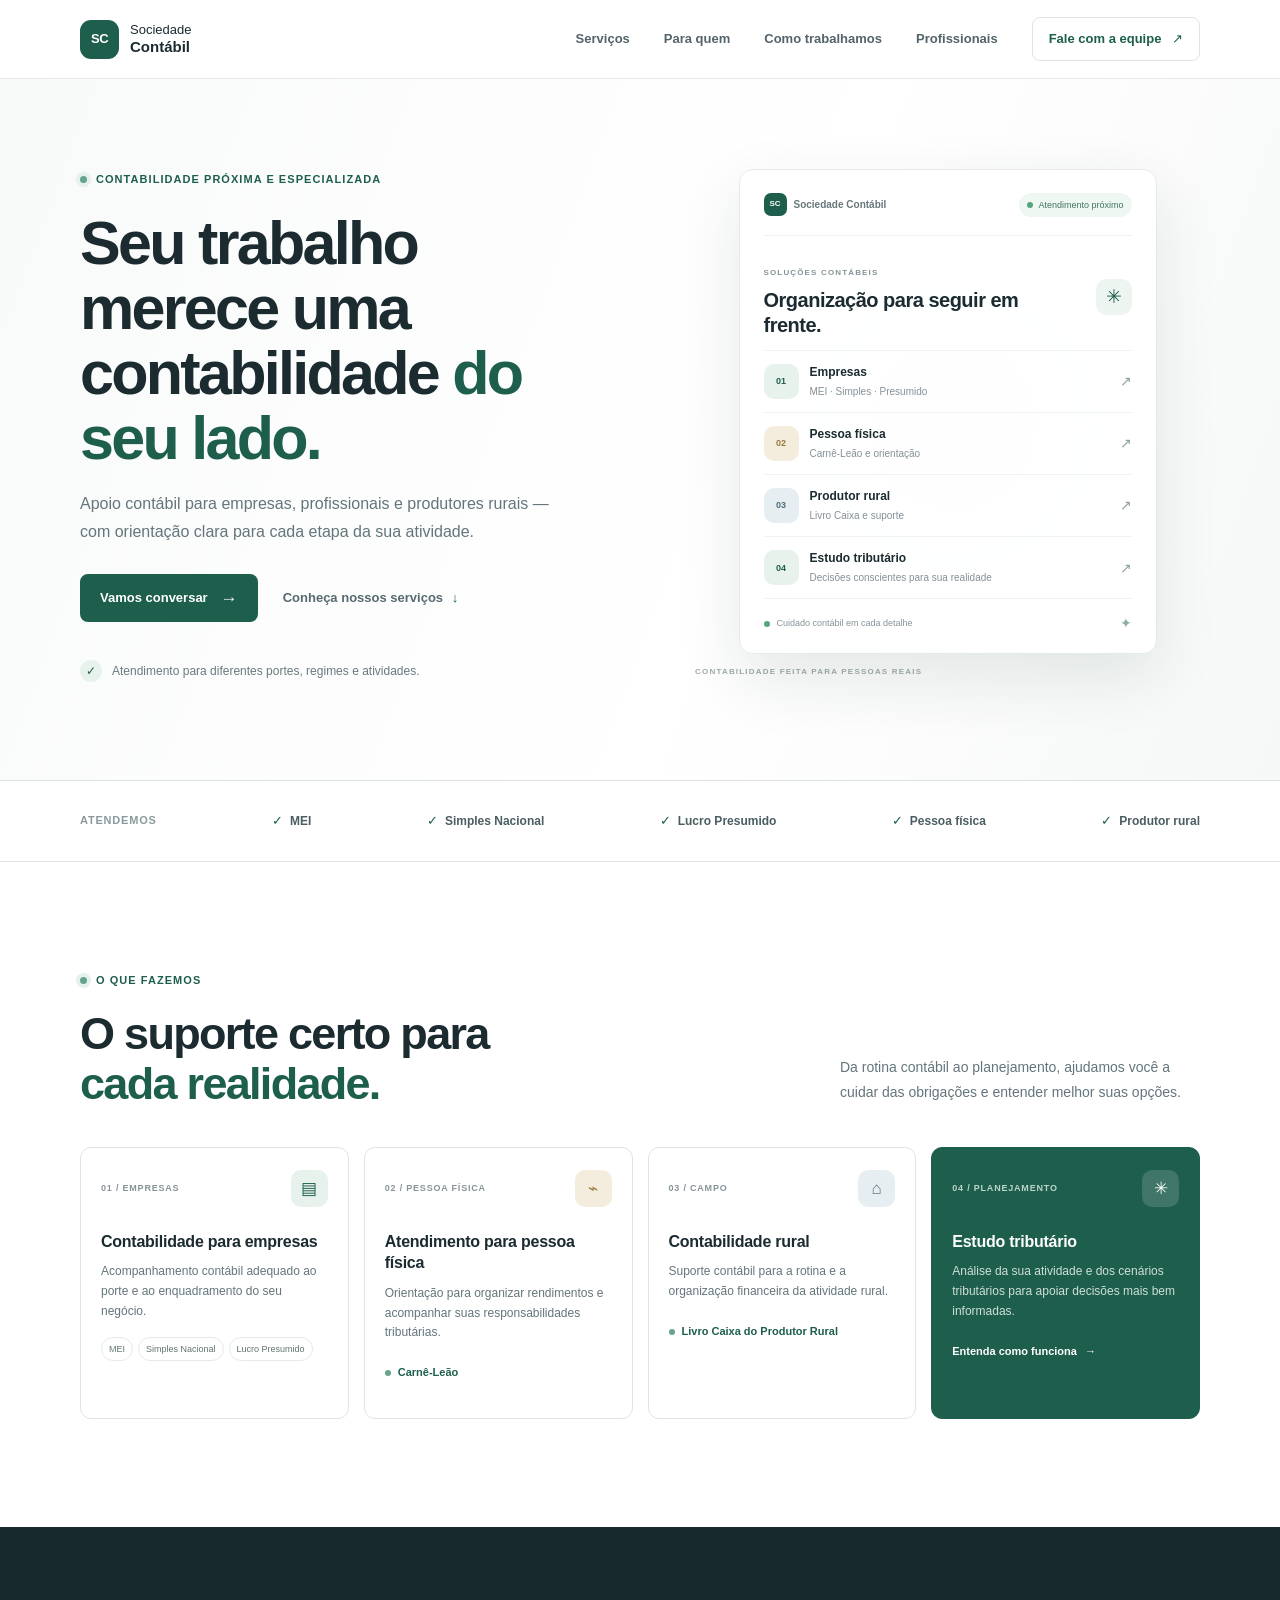
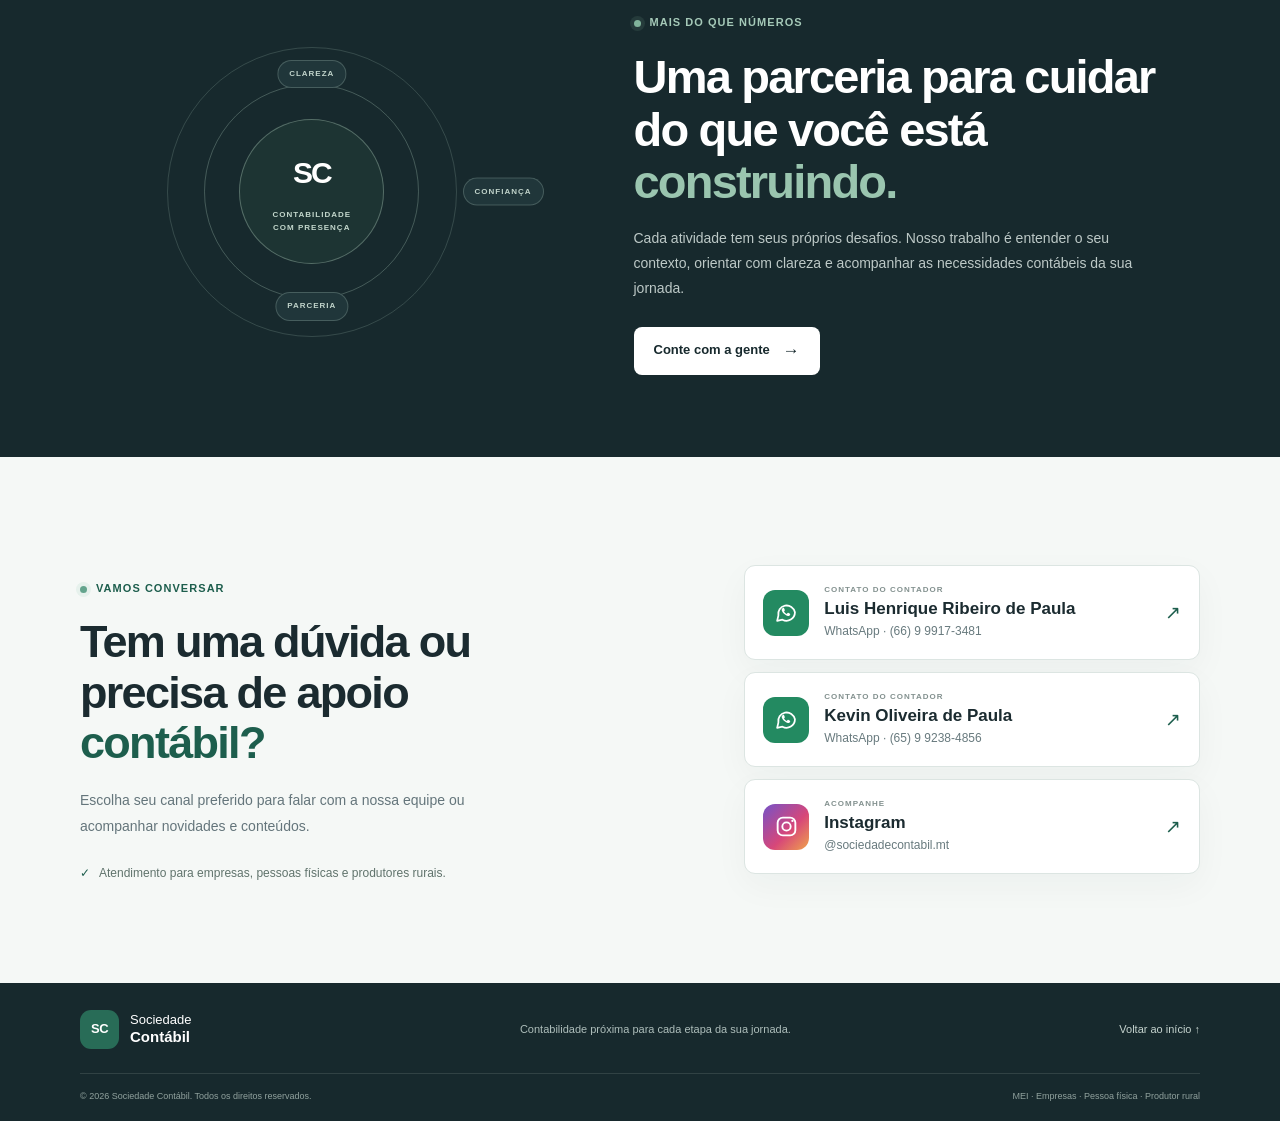
<file: index.html>
<!doctype html>
<html lang="pt-BR">
<head>
  <meta charset="utf-8">
  <meta name="viewport" content="width=device-width, initial-scale=1">
  <meta name="theme-color" content="#17292d">
  <meta name="description" content="Serviços contábeis para MEI, Simples Nacional, Lucro Presumido, pessoa física e produtor rural. Carnê-Leão, Livro Caixa e estudo tributário.">
  <title>Sociedade Contábil | Contabilidade para sua realidade</title>
  <link rel="stylesheet" href="styles.css">
  <script src="script.js" defer></script>
</head>
<body>
  <header class="site-header">
    <div class="container header-inner">
      <a class="brand" href="#inicio" aria-label="Sociedade Contábil — início">
        <span class="brand-mark" aria-hidden="true">SC</span>
        <span class="brand-name">Sociedade <strong>Contábil</strong></span>
      </a>
      <button class="menu-toggle" type="button" aria-label="Abrir menu" aria-expanded="false" aria-controls="main-nav">
        <span></span><span></span><span></span>
      </button>
      <nav class="main-nav" id="main-nav" aria-label="Navegação principal">
        <a href="#servicos">Serviços</a>
        <a href="#publico">Para quem</a>
        <a href="#sobre">Como trabalhamos</a>
        <a href="profissionais.html">Profissionais</a>
        <a class="nav-cta" href="#contato">Fale com a equipe <span aria-hidden="true">↗</span></a>
      </nav>
    </div>
  </header>

  <main>
    <section class="hero section" id="inicio">
      <div class="container hero-grid">
        <div class="hero-copy">
          <span class="eyebrow"><span class="eyebrow-dot"></span> Contabilidade próxima e especializada</span>
          <h1>Seu trabalho merece uma contabilidade <span>do seu lado.</span></h1>
          <p class="hero-text">Apoio contábil para empresas, profissionais e produtores rurais — com orientação clara para cada etapa da sua atividade.</p>
          <div class="hero-actions">
            <a class="button button-primary" href="#contato">Vamos conversar <span aria-hidden="true">→</span></a>
            <a class="text-link" href="#servicos">Conheça nossos serviços <span aria-hidden="true">↓</span></a>
          </div>
          <div class="hero-proof"><span class="proof-icon" aria-hidden="true">✓</span><p>Atendimento para diferentes portes, regimes e atividades.</p></div>
        </div>

        <div class="hero-visual" aria-label="Resumo dos serviços contábeis oferecidos">
          <div class="visual-glow"></div>
          <div class="accounting-card">
            <div class="card-topline"><span class="mini-brand"><span class="mini-mark">SC</span> Sociedade Contábil</span><span class="status-pill"><span></span> Atendimento próximo</span></div>
            <div class="card-heading"><div><span class="mini-label">SOLUÇÕES CONTÁBEIS</span><h2>Organização para seguir em frente.</h2></div><span class="heading-icon" aria-hidden="true">✳</span></div>
            <div class="service-preview">
              <div class="preview-icon preview-green" aria-hidden="true">01</div><div><strong>Empresas</strong><span>MEI · Simples · Presumido</span></div><span class="preview-arrow" aria-hidden="true">↗</span>
            </div>
            <div class="service-preview">
              <div class="preview-icon preview-sand" aria-hidden="true">02</div><div><strong>Pessoa física</strong><span>Carnê-Leão e orientação</span></div><span class="preview-arrow" aria-hidden="true">↗</span>
            </div>
            <div class="service-preview">
              <div class="preview-icon preview-blue" aria-hidden="true">03</div><div><strong>Produtor rural</strong><span>Livro Caixa e suporte</span></div><span class="preview-arrow" aria-hidden="true">↗</span>
            </div>
            <div class="service-preview">
              <div class="preview-icon preview-green" aria-hidden="true">04</div><div><strong>Estudo tributário</strong><span>Decisões conscientes para sua realidade</span></div><span class="preview-arrow" aria-hidden="true">↗</span>
            </div>
            <div class="card-footer"><span class="footer-dot"></span> Cuidado contábil em cada detalhe <span class="footer-spark" aria-hidden="true">✦</span></div>
          </div>
          <span class="visual-caption">CONTABILIDADE FEITA PARA PESSOAS REAIS</span>
        </div>
      </div>
    </section>

    <section class="audience-strip" id="publico" aria-label="Públicos atendidos">
      <div class="container audience-inner">
        <span class="audience-label">Atendemos</span>
        <span class="audience-item"><span class="audience-check">✓</span> MEI</span>
        <span class="audience-item"><span class="audience-check">✓</span> Simples Nacional</span>
        <span class="audience-item"><span class="audience-check">✓</span> Lucro Presumido</span>
        <span class="audience-item"><span class="audience-check">✓</span> Pessoa física</span>
        <span class="audience-item"><span class="audience-check">✓</span> Produtor rural</span>
      </div>
    </section>

    <section class="section services-section" id="servicos">
      <div class="container">
        <div class="section-heading">
          <div><span class="eyebrow"><span class="eyebrow-dot"></span> O que fazemos</span><h2>O suporte certo para<br><span>cada realidade.</span></h2></div>
          <p>Da rotina contábil ao planejamento, ajudamos você a cuidar das obrigações e entender melhor suas opções.</p>
        </div>
        <div class="services-grid">
          <article class="service-card">
            <div class="service-card-top"><span class="service-number">01 / EMPRESAS</span><span class="service-icon" aria-hidden="true">▤</span></div>
            <h3>Contabilidade para empresas</h3>
            <p>Acompanhamento contábil adequado ao porte e ao enquadramento do seu negócio.</p>
            <div class="tag-list"><span>MEI</span><span>Simples Nacional</span><span>Lucro Presumido</span></div>
          </article>
          <article class="service-card">
            <div class="service-card-top"><span class="service-number">02 / PESSOA FÍSICA</span><span class="service-icon icon-sand" aria-hidden="true">⌁</span></div>
            <h3>Atendimento para pessoa física</h3>
            <p>Orientação para organizar rendimentos e acompanhar suas responsabilidades tributárias.</p>
            <div class="service-highlight"><span class="highlight-dot"></span> Carnê-Leão</div>
          </article>
          <article class="service-card">
            <div class="service-card-top"><span class="service-number">03 / CAMPO</span><span class="service-icon icon-blue" aria-hidden="true">⌂</span></div>
            <h3>Contabilidade rural</h3>
            <p>Suporte contábil para a rotina e a organização financeira da atividade rural.</p>
            <div class="service-highlight"><span class="highlight-dot"></span> Livro Caixa do Produtor Rural</div>
          </article>
          <article class="service-card service-card-featured">
            <div class="service-card-top"><span class="service-number">04 / PLANEJAMENTO</span><span class="service-icon icon-light" aria-hidden="true">✳</span></div>
            <h3>Estudo tributário</h3>
            <p>Análise da sua atividade e dos cenários tributários para apoiar decisões mais bem informadas.</p>
            <a class="card-link" href="#contato">Entenda como funciona <span aria-hidden="true">→</span></a>
          </article>
        </div>
      </div>
    </section>

    <section class="about-section section" id="sobre">
      <div class="container about-grid">
        <div class="about-art" aria-hidden="true">
          <div class="art-orbit orbit-one"></div><div class="art-orbit orbit-two"></div>
          <div class="art-center"><span class="art-mark">SC</span><span>CONTABILIDADE<br>COM PRESENÇA</span></div>
          <span class="art-label label-one">CLAREZA</span><span class="art-label label-two">CONFIANÇA</span><span class="art-label label-three">PARCERIA</span>
        </div>
        <div class="about-copy">
          <span class="eyebrow eyebrow-light"><span class="eyebrow-dot"></span> Mais do que números</span>
          <h2>Uma parceria para cuidar do que você está <span>construindo.</span></h2>
          <p>Cada atividade tem seus próprios desafios. Nosso trabalho é entender o seu contexto, orientar com clareza e acompanhar as necessidades contábeis da sua jornada.</p>
          <a class="button button-light" href="#contato">Conte com a gente <span aria-hidden="true">→</span></a>
        </div>
      </div>
    </section>

    <section class="section contact-section" id="contato">
      <div class="container contact-grid">
        <div class="contact-copy">
          <span class="eyebrow"><span class="eyebrow-dot"></span> Vamos conversar</span>
          <h2>Tem uma dúvida ou precisa de apoio <span>contábil?</span></h2>
          <p>Escolha seu canal preferido para falar com a nossa equipe ou acompanhar novidades e conteúdos.</p>
          <div class="contact-assurance"><span aria-hidden="true">✓</span> Atendimento para empresas, pessoas físicas e produtores rurais.</div>
        </div>
        <div class="social-contact-list" aria-label="Canais de contato">
          <a class="social-contact-card whatsapp-card" href="https://wa.me/5566999173481" target="_blank" rel="noopener noreferrer">
            <span class="social-icon" aria-hidden="true">
              <svg viewBox="0 0 24 24" fill="none"><path d="M20.1 11.8a8.1 8.1 0 0 1-12 7.1L3 20l1.2-5a8.1 8.1 0 1 1 15.9-3.2Z" stroke="currentColor" stroke-width="1.7" stroke-linecap="round" stroke-linejoin="round"/><path d="M8.2 7.8c.2-.4.4-.4.7-.4h.4c.2 0 .3.1.4.4l.7 1.7c.1.2.1.4-.1.6l-.5.6c-.2.2-.2.4 0 .6.5.8 1.2 1.5 2 2 .2.1.4.1.6-.1l.7-.8c.2-.2.4-.2.6-.1l1.6.8c.2.1.3.2.3.4 0 .4-.2 1-.6 1.4-.4.4-1 .6-1.6.5-1.1-.2-2.5-.9-3.8-2.1-1.1-1-2-2.4-2.2-3.4-.2-.9.3-1.7.8-2.1Z" fill="currentColor"/></svg>
            </span>
            <span class="social-contact-text"><span class="social-label">CONTATO DO CONTADOR</span><strong>Luis Henrique Ribeiro de Paula</strong><span class="social-detail">WhatsApp · (66) 9 9917-3481</span></span>
            <span class="social-arrow" aria-hidden="true">↗</span>
          </a>
          <a class="social-contact-card whatsapp-card" href="https://wa.me/5565992384856" target="_blank" rel="noopener noreferrer">
            <span class="social-icon" aria-hidden="true">
              <svg viewBox="0 0 24 24" fill="none"><path d="M20.1 11.8a8.1 8.1 0 0 1-12 7.1L3 20l1.2-5a8.1 8.1 0 1 1 15.9-3.2Z" stroke="currentColor" stroke-width="1.7" stroke-linecap="round" stroke-linejoin="round"/><path d="M8.2 7.8c.2-.4.4-.4.7-.4h.4c.2 0 .3.1.4.4l.7 1.7c.1.2.1.4-.1.6l-.5.6c-.2.2-.2.4 0 .6.5.8 1.2 1.5 2 2 .2.1.4.1.6-.1l.7-.8c.2-.2.4-.2.6-.1l1.6.8c.2.1.3.2.3.4 0 .4-.2 1-.6 1.4-.4.4-1 .6-1.6.5-1.1-.2-2.5-.9-3.8-2.1-1.1-1-2-2.4-2.2-3.4-.2-.9.3-1.7.8-2.1Z" fill="currentColor"/></svg>
            </span>
            <span class="social-contact-text"><span class="social-label">CONTATO DO CONTADOR</span><strong>Kevin Oliveira de Paula</strong><span class="social-detail">WhatsApp · (65) 9 9238-4856</span></span>
            <span class="social-arrow" aria-hidden="true">↗</span>
          </a>
          <a class="social-contact-card instagram-card" href="https://www.instagram.com/sociedadecontabil.mt/" target="_blank" rel="noopener noreferrer">
            <span class="social-icon" aria-hidden="true">
              <svg viewBox="0 0 24 24" fill="none"><rect x="3.5" y="3.5" width="17" height="17" rx="5" stroke="currentColor" stroke-width="1.8"/><circle cx="12" cy="12" r="4" stroke="currentColor" stroke-width="1.8"/><circle cx="17.7" cy="6.6" r="1.1" fill="currentColor"/></svg>
            </span>
            <span class="social-contact-text"><span class="social-label">ACOMPANHE</span><strong>Instagram</strong><span class="social-detail">@sociedadecontabil.mt</span></span>
            <span class="social-arrow" aria-hidden="true">↗</span>
          </a>
        </div>
      </div>
    </section>
  </main>

  <footer class="site-footer">
    <div class="container footer-inner">
      <a class="brand footer-brand" href="#inicio"><span class="brand-mark" aria-hidden="true">SC</span><span class="brand-name">Sociedade <strong>Contábil</strong></span></a>
      <p>Contabilidade próxima para cada etapa da sua jornada.</p>
      <a class="back-top" href="#inicio">Voltar ao início ↑</a>
    </div>
    <div class="container footer-bottom"><span>© <span id="current-year"></span> Sociedade Contábil. Todos os direitos reservados.</span><span>MEI · Empresas · Pessoa física · Produtor rural</span></div>
  </footer>
</body>
</html>
</file>
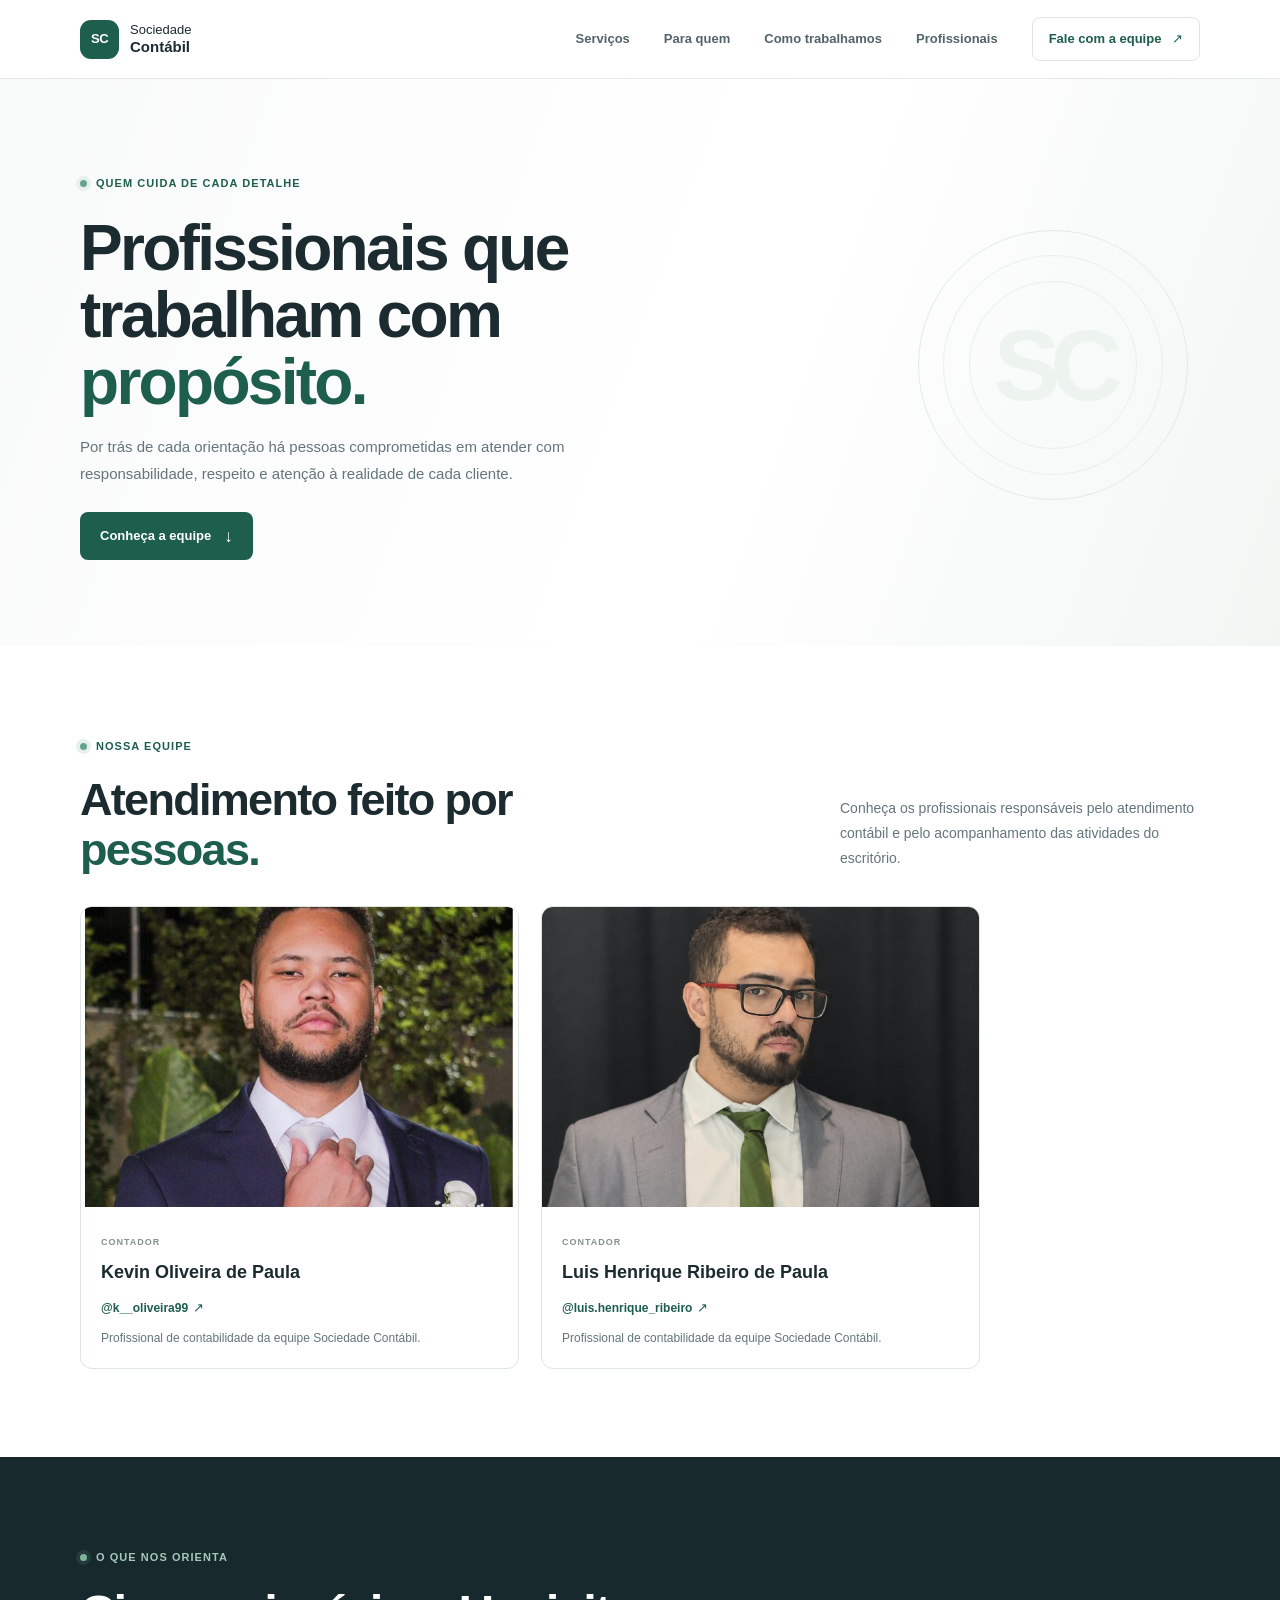
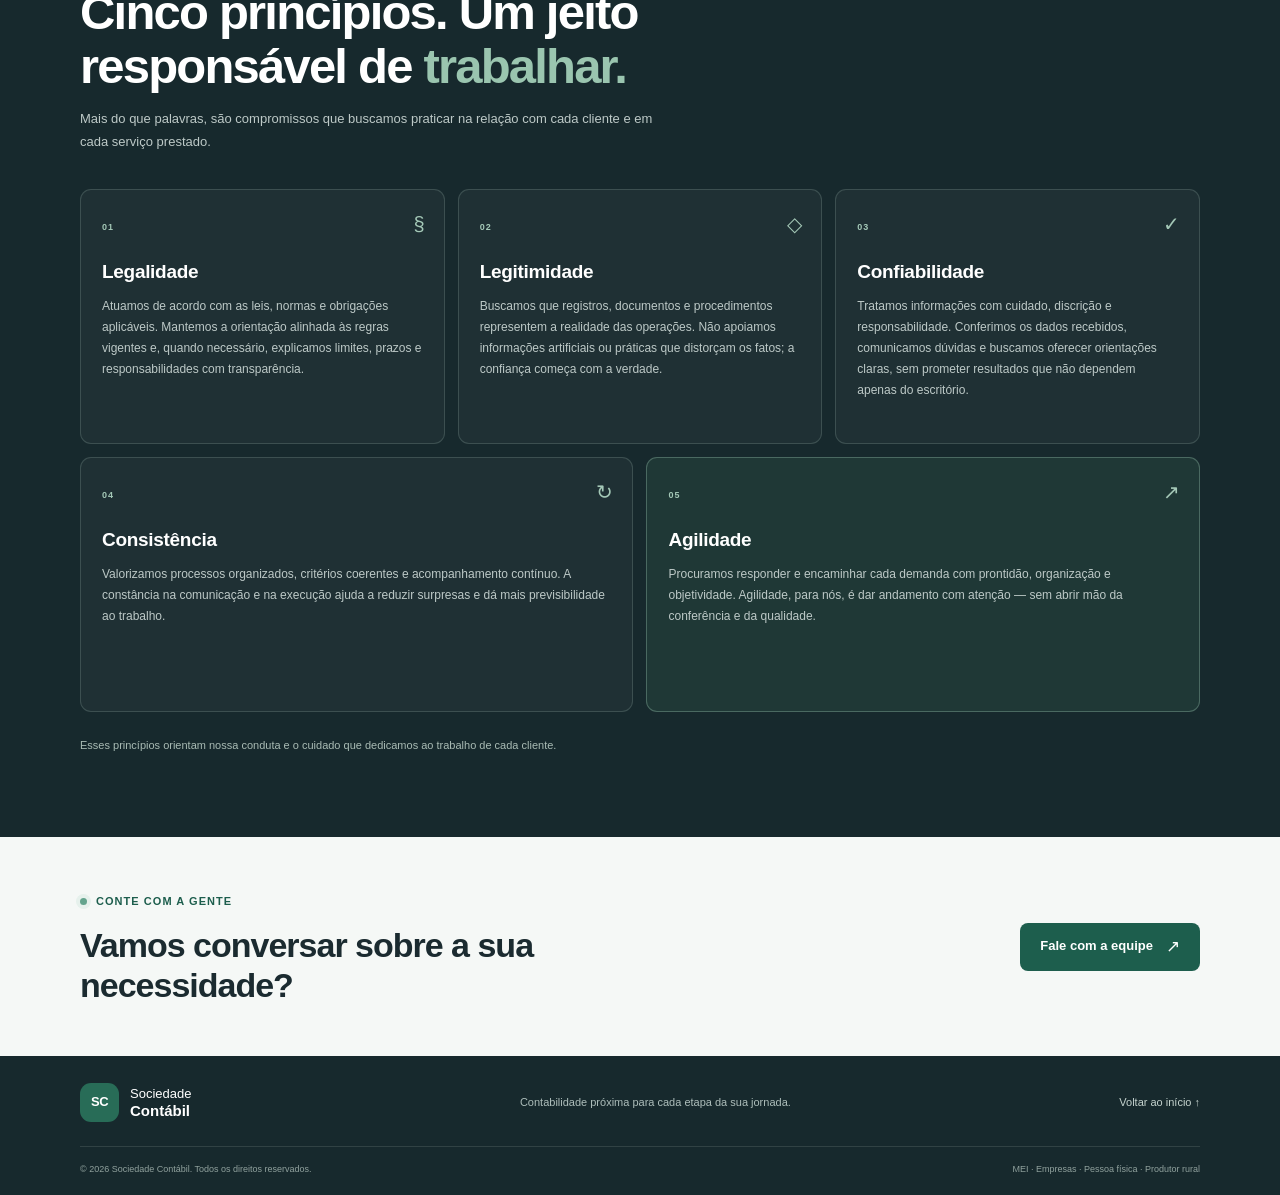
<file: profissionais.html>
<!doctype html>
<html lang="pt-BR">
<head>
  <meta charset="utf-8">
  <meta name="viewport" content="width=device-width, initial-scale=1">
  <meta name="theme-color" content="#17292d">
  <meta name="description" content="Conheça os profissionais e os princípios que orientam o trabalho da Sociedade Contábil.">
  <title>Profissionais | Sociedade Contábil</title>
  <link rel="stylesheet" href="styles.css">
  <script src="script.js" defer></script>
</head>
<body class="professionals-page" id="top">
  <header class="site-header">
    <div class="container header-inner">
      <a class="brand" href="index.html" aria-label="Sociedade Contábil — início">
        <span class="brand-mark" aria-hidden="true">SC</span>
        <span class="brand-name">Sociedade <strong>Contábil</strong></span>
      </a>
      <button class="menu-toggle" type="button" aria-label="Abrir menu" aria-expanded="false" aria-controls="main-nav">
        <span></span><span></span><span></span>
      </button>
      <nav class="main-nav" id="main-nav" aria-label="Navegação principal">
        <a href="index.html#servicos">Serviços</a>
        <a href="index.html#publico">Para quem</a>
        <a href="index.html#sobre">Como trabalhamos</a>
        <a href="profissionais.html" aria-current="page">Profissionais</a>
        <a class="nav-cta" href="index.html#contato">Fale com a equipe <span aria-hidden="true">↗</span></a>
      </nav>
    </div>
  </header>

  <main>
    <section class="professionals-hero">
      <div class="container professionals-hero-inner">
        <span class="eyebrow"><span class="eyebrow-dot"></span> Quem cuida de cada detalhe</span>
        <h1>Profissionais que trabalham com <span>propósito.</span></h1>
        <p>Por trás de cada orientação há pessoas comprometidas em atender com responsabilidade, respeito e atenção à realidade de cada cliente.</p>
        <a class="button button-primary" href="#equipe">Conheça a equipe <span aria-hidden="true">↓</span></a>
        <div class="professionals-hero-mark" aria-hidden="true"><span>SC</span></div>
      </div>
    </section>

    <section class="section team-section" id="equipe">
      <div class="container">
        <div class="section-heading team-heading">
          <div><span class="eyebrow"><span class="eyebrow-dot"></span> Nossa equipe</span><h2>Atendimento feito por <span>pessoas.</span></h2></div>
          <p>Conheça os profissionais responsáveis pelo atendimento contábil e pelo acompanhamento das atividades do escritório.</p>
        </div>
        <div class="team-grid" aria-label="Profissionais da Sociedade Contábil">
          <article class="team-card">
            <img class="team-photo" src="FOTO%20kEVIN.png" alt="Kevin Oliveira de Paula, contador">
            <div class="team-card-copy"><span class="team-role">CONTADOR</span><h3>Kevin Oliveira de Paula</h3><a class="team-social" href="https://www.instagram.com/k__oliveira99/" target="_blank" rel="noopener noreferrer">@k__oliveira99 <span aria-hidden="true">↗</span></a><p>Profissional de contabilidade da equipe Sociedade Contábil.</p></div>
          </article>
          <article class="team-card">
            <img class="team-photo" src="FOTOS%20LUIS%202.jpeg" alt="Luis Henrique Ribeiro de Paula, contador">
            <div class="team-card-copy"><span class="team-role">CONTADOR</span><h3>Luis Henrique Ribeiro de Paula</h3><a class="team-social" href="https://www.instagram.com/luis.henrique_ribeiro/" target="_blank" rel="noopener noreferrer">@luis.henrique_ribeiro <span aria-hidden="true">↗</span></a><p>Profissional de contabilidade da equipe Sociedade Contábil.</p></div>
          </article>
        </div>
      </div>
    </section>

    <section class="principles-section section" id="principios">
      <div class="container">
        <div class="principles-heading">
          <span class="eyebrow eyebrow-light"><span class="eyebrow-dot"></span> O que nos orienta</span>
          <h2>Cinco princípios. Um jeito responsável de <span>trabalhar.</span></h2>
          <p>Mais do que palavras, são compromissos que buscamos praticar na relação com cada cliente e em cada serviço prestado.</p>
        </div>
        <div class="principles-grid">
          <article class="principle-card">
            <span class="principle-number">01</span><span class="principle-symbol" aria-hidden="true">§</span>
            <h3>Legalidade</h3>
            <p>Atuamos de acordo com as leis, normas e obrigações aplicáveis. Mantemos a orientação alinhada às regras vigentes e, quando necessário, explicamos limites, prazos e responsabilidades com transparência.</p>
          </article>
          <article class="principle-card">
            <span class="principle-number">02</span><span class="principle-symbol" aria-hidden="true">◇</span>
            <h3>Legitimidade</h3>
            <p>Buscamos que registros, documentos e procedimentos representem a realidade das operações. Não apoiamos informações artificiais ou práticas que distorçam os fatos; a confiança começa com a verdade.</p>
          </article>
          <article class="principle-card">
            <span class="principle-number">03</span><span class="principle-symbol" aria-hidden="true">✓</span>
            <h3>Confiabilidade</h3>
            <p>Tratamos informações com cuidado, discrição e responsabilidade. Conferimos os dados recebidos, comunicamos dúvidas e buscamos oferecer orientações claras, sem prometer resultados que não dependem apenas do escritório.</p>
          </article>
          <article class="principle-card">
            <span class="principle-number">04</span><span class="principle-symbol" aria-hidden="true">↻</span>
            <h3>Consistência</h3>
            <p>Valorizamos processos organizados, critérios coerentes e acompanhamento contínuo. A constância na comunicação e na execução ajuda a reduzir surpresas e dá mais previsibilidade ao trabalho.</p>
          </article>
          <article class="principle-card principle-card-featured">
            <span class="principle-number">05</span><span class="principle-symbol" aria-hidden="true">↗</span>
            <h3>Agilidade</h3>
            <p>Procuramos responder e encaminhar cada demanda com prontidão, organização e objetividade. Agilidade, para nós, é dar andamento com atenção — sem abrir mão da conferência e da qualidade.</p>
          </article>
        </div>
        <p class="principles-close">Esses princípios orientam nossa conduta e o cuidado que dedicamos ao trabalho de cada cliente.</p>
      </div>
    </section>

    <section class="professionals-contact">
      <div class="container professionals-contact-inner">
        <div><span class="eyebrow"><span class="eyebrow-dot"></span> Conte com a gente</span><h2>Vamos conversar sobre a sua necessidade?</h2></div>
        <a class="button button-primary" href="index.html#contato">Fale com a equipe <span aria-hidden="true">↗</span></a>
      </div>
    </section>
  </main>

  <footer class="site-footer">
    <div class="container footer-inner">
      <a class="brand footer-brand" href="index.html"><span class="brand-mark" aria-hidden="true">SC</span><span class="brand-name">Sociedade <strong>Contábil</strong></span></a>
      <p>Contabilidade próxima para cada etapa da sua jornada.</p>
      <a class="back-top" href="#top">Voltar ao início ↑</a>
    </div>
    <div class="container footer-bottom"><span>© <span id="current-year"></span> Sociedade Contábil. Todos os direitos reservados.</span><span>MEI · Empresas · Pessoa física · Produtor rural</span></div>
  </footer>
</body>
</html>
</file>
<file: styles.css>
:root {
  color-scheme: light;
  --ink: #1b2b30;
  --muted: #64757b;
  --green: #1d5e4d;
  --green-dark: #174b3e;
  --mint: #e7f2ed;
  --paper: #f3f6f5;
  --line: #dce5e2;
  --white: #fff;
  --navy: #17292d;
  --sand: #f4eddd;
  --blue: #e7eef1;
  font-family: Inter, "Segoe UI", Arial, sans-serif;
  font-synthesis: none;
  text-rendering: optimizeLegibility;
  -webkit-font-smoothing: antialiased;
  -moz-osx-font-smoothing: grayscale;
  scroll-behavior: smooth;
}

* { box-sizing: border-box; }
body { margin: 0; color: var(--ink); background: var(--white); line-height: 1.6; }
a { color: inherit; text-decoration: none; }
button, input, select, textarea { font: inherit; }
button, a, input, select, textarea { -webkit-tap-highlight-color: transparent; }
.container { width: min(1120px, calc(100% - 48px)); margin-inline: auto; }
.section { padding: 100px 0; }

.site-header { position: sticky; z-index: 20; top: 0; background: rgba(255,255,255,.96); border-bottom: 1px solid rgba(220,229,226,.8); backdrop-filter: blur(14px); }
.header-inner { min-height: 78px; display: flex; align-items: center; justify-content: space-between; gap: 30px; }
.brand { display: inline-flex; align-items: center; gap: 11px; flex-shrink: 0; }
.brand-mark { width: 39px; height: 39px; display: grid; place-items: center; border-radius: 11px; background: var(--green); color: var(--white); font-size: 13px; font-weight: 750; letter-spacing: -.5px; }
.brand-name { display: grid; font-size: 13px; line-height: 1.15; color: var(--ink); }
.brand-name strong { font-size: 15px; }
.main-nav { display: flex; align-items: center; gap: 34px; color: #53636a; font-size: 13px; font-weight: 600; }
.main-nav > a:not(.nav-cta):hover, .text-link:hover, .card-link:hover { color: var(--green); }
.nav-cta { padding: 11px 16px; border: 1px solid var(--line); border-radius: 8px; color: var(--green); transition: .2s ease; }
.nav-cta:hover { background: var(--green); border-color: var(--green); color: var(--white); }
.nav-cta span { padding-left: 7px; }
.menu-toggle { display: none; }

.hero { overflow: hidden; padding: 78px 0 90px; background: linear-gradient(110deg, #f8faf9 0%, #fff 58%, #f5f8f6 100%); }
.hero-grid { display: grid; grid-template-columns: 1.04fr .96fr; align-items: center; gap: 68px; }
.hero-copy { padding: 8px 0; }
.eyebrow { display: inline-flex; align-items: center; gap: 9px; color: var(--green); font-size: 11px; font-weight: 750; letter-spacing: 1.05px; text-transform: uppercase; }
.eyebrow-dot { width: 7px; height: 7px; border-radius: 50%; background: #64a48d; box-shadow: 0 0 0 4px #e6f1ec; }
h1, h2, h3, p { margin-top: 0; }
.hero h1 { max-width: 590px; margin: 20px 0 18px; font-size: clamp(42px, 5vw, 61px); line-height: 1.07; letter-spacing: -2.7px; font-weight: 700; }
.hero h1 span, .section-heading h2 span, .contact-copy h2 span { color: var(--green); }
.hero-text { max-width: 500px; margin-bottom: 27px; color: var(--muted); font-size: 16px; line-height: 1.8; }
.hero-actions { display: flex; align-items: center; gap: 25px; flex-wrap: wrap; }
.button { min-height: 48px; display: inline-flex; align-items: center; justify-content: center; gap: 13px; padding: 0 19px; border: 1px solid transparent; border-radius: 8px; font-size: 13px; font-weight: 700; cursor: pointer; transition: transform .18s ease, background .18s ease; }
.button:hover { transform: translateY(-2px); }
.button-primary { color: var(--white); background: var(--green); }
.button-primary:hover { background: var(--green-dark); }
.button span { font-size: 17px; }
.text-link { color: #566a70; font-size: 13px; font-weight: 650; }
.text-link span { padding-left: 5px; color: var(--green); }
.hero-proof { display: flex; align-items: center; gap: 10px; margin-top: 38px; color: #6a797e; font-size: 12px; }
.hero-proof p { margin: 0; }
.proof-icon { width: 22px; height: 22px; display: grid; place-items: center; flex: 0 0 22px; border-radius: 50%; color: var(--green); background: var(--mint); font-weight: 800; }

.hero-visual { position: relative; min-height: 420px; display: flex; flex-direction: column; align-items: center; justify-content: center; gap: 12px; }
.visual-glow { position: absolute; width: 380px; height: 380px; border-radius: 50%; background: radial-gradient(circle, #e3eee8 0%, rgba(231,241,236,.56) 45%, rgba(245,248,246,0) 72%); }
.accounting-card { position: relative; z-index: 1; width: min(100%, 418px); padding: 23px 24px 18px; border: 1px solid #e4eae7; border-radius: 14px; background: rgba(255,255,255,.96); box-shadow: 0 24px 65px rgba(27,51,43,.11); }
.card-topline { display: flex; align-items: center; justify-content: space-between; gap: 8px; padding-bottom: 18px; border-bottom: 1px solid #edf1ef; }
.mini-brand { display: inline-flex; align-items: center; gap: 7px; color: #67777b; font-size: 10px; font-weight: 600; }
.mini-mark { width: 23px; height: 23px; display: grid; place-items: center; border-radius: 7px; background: var(--green); color: white; font-size: 8px; font-weight: 800; }
.status-pill { display: inline-flex; align-items: center; gap: 5px; padding: 5px 8px; border-radius: 20px; color: #42735f; background: #eff7f2; font-size: 9px; white-space: nowrap; }
.status-pill span, .footer-dot { width: 6px; height: 6px; border-radius: 50%; background: #55a47c; }
.card-heading { display: flex; align-items: center; justify-content: space-between; padding: 21px 0 12px; }
.mini-label { color: #869398; font-size: 8px; font-weight: 750; letter-spacing: 1.15px; }
.card-heading h2 { max-width: 275px; margin: 5px 0 0; font-size: 20px; line-height: 1.25; letter-spacing: -.5px; }
.heading-icon { width: 36px; height: 36px; display: grid; place-items: center; border-radius: 11px; color: var(--green); background: #edf5f0; font-size: 19px; }
.service-preview { display: flex; align-items: center; gap: 11px; padding: 12px 0; border-top: 1px solid #f0f3f1; }
.preview-icon { width: 35px; height: 35px; display: grid; place-items: center; flex: 0 0 35px; border-radius: 10px; font-size: 9px; font-weight: 750; }
.preview-green { color: var(--green); background: #e7f2ed; }
.preview-sand { color: #9a7a3d; background: var(--sand); }
.preview-blue { color: #526d7a; background: var(--blue); }
.service-preview > div:nth-child(2) { display: grid; gap: 2px; }
.service-preview strong { font-size: 12px; }
.service-preview div span { color: #849196; font-size: 10px; }
.preview-arrow { margin-left: auto; color: #8fa19b; font-size: 14px; }
.card-footer { display: flex; align-items: center; gap: 7px; padding-top: 13px; border-top: 1px solid #edf1ef; color: #879398; font-size: 9px; }
.footer-spark { margin-left: auto; color: #8eae9d; font-size: 14px; }
.visual-caption { position: relative; align-self: flex-start; color: #a0aca8; font-size: 8px; font-weight: 700; letter-spacing: 1.2px; }

.audience-strip { border-block: 1px solid var(--line); background: var(--white); }
.audience-inner { min-height: 80px; display: flex; align-items: center; justify-content: space-between; gap: 18px; }
.audience-label { color: #8b999d; font-size: 11px; font-weight: 700; text-transform: uppercase; letter-spacing: .8px; }
.audience-item { display: inline-flex; align-items: center; gap: 7px; color: #4a5d62; font-size: 12px; font-weight: 650; white-space: nowrap; }
.audience-check { color: var(--green); font-size: 13px; font-weight: 800; }

.services-section { padding-top: 104px; padding-bottom: 108px; }
.section-heading { display: flex; align-items: end; justify-content: space-between; gap: 40px; margin-bottom: 37px; }
.section-heading h2, .contact-copy h2 { margin: 17px 0 0; font-size: clamp(34px, 4vw, 45px); line-height: 1.12; letter-spacing: -1.7px; }
.section-heading > p { max-width: 360px; margin: 0 0 4px; color: var(--muted); font-size: 14px; line-height: 1.8; }
.services-grid { display: grid; grid-template-columns: repeat(4, 1fr); gap: 15px; }
.service-card { min-height: 272px; padding: 22px 20px 20px; border: 1px solid var(--line); border-radius: 11px; background: white; transition: transform .2s ease, box-shadow .2s ease; }
.service-card:hover { transform: translateY(-4px); box-shadow: 0 16px 30px rgba(28,57,47,.08); }
.service-card-top { display: flex; align-items: center; justify-content: space-between; margin-bottom: 24px; }
.service-number { color: #869499; font-size: 9px; font-weight: 750; letter-spacing: .8px; }
.service-icon { width: 37px; height: 37px; display: grid; place-items: center; border-radius: 10px; color: var(--green); background: var(--mint); font-size: 17px; }
.icon-sand { color: #9c7d43; background: var(--sand); }
.icon-blue { color: #57717d; background: var(--blue); }
.icon-light { color: white; background: rgba(255,255,255,.15); }
.service-card h3 { margin: 0 0 10px; font-size: 16px; line-height: 1.35; letter-spacing: -.25px; }
.service-card p { margin-bottom: 15px; color: var(--muted); font-size: 12px; line-height: 1.65; }
.tag-list { display: flex; flex-wrap: wrap; gap: 5px; }
.tag-list span { padding: 4px 7px; border: 1px solid #e5ece8; border-radius: 20px; color: #61736f; font-size: 9px; }
.service-highlight { display: inline-flex; align-items: center; gap: 7px; color: var(--green); font-size: 11px; font-weight: 700; }
.highlight-dot { width: 6px; height: 6px; border-radius: 50%; background: #67a48b; }
.service-card-featured { border-color: var(--green); color: white; background: var(--green); }
.service-card-featured .service-number { color: #bdd4ca; }
.service-card-featured p { color: #d0dfd8; }
.card-link { display: inline-flex; align-items: center; gap: 8px; color: white; font-size: 11px; font-weight: 700; }
.card-link:hover { color: #d8eee4; }

.about-section { padding: 82px 0; overflow: hidden; color: white; background: var(--navy); }
.about-grid { display: grid; grid-template-columns: .9fr 1.1fr; align-items: center; gap: 90px; }
.about-art { position: relative; min-height: 330px; display: grid; place-items: center; }
.art-orbit { position: absolute; width: 290px; height: 290px; border: 1px solid rgba(185,218,201,.19); border-radius: 50%; }
.orbit-two { width: 215px; height: 215px; border-color: rgba(185,218,201,.28); }
.art-center { position: relative; width: 145px; height: 145px; display: flex; flex-direction: column; align-items: center; justify-content: center; gap: 12px; border: 1px solid rgba(185,218,201,.35); border-radius: 50%; background: rgba(54,91,75,.22); text-align: center; color: #c3d7cc; font-size: 8px; font-weight: 700; letter-spacing: 1px; line-height: 1.6; }
.art-mark { color: #fff; font-size: 30px; font-weight: 750; letter-spacing: -2px; }
.art-label { position: absolute; padding: 7px 11px; border: 1px solid rgba(196,221,207,.23); border-radius: 30px; color: #c0d3ca; background: #20363a; font-size: 8px; font-weight: 700; letter-spacing: 1px; }
.label-one { top: 33px; left: 50%; transform: translateX(-50%); }
.label-two { right: 0; top: 50%; transform: translateY(-50%); }
.label-three { bottom: 36px; left: 50%; transform: translateX(-50%); }
.eyebrow-light { color: #a5c9b8; }
.eyebrow-light .eyebrow-dot { background: #80b49b; box-shadow: 0 0 0 4px rgba(128,180,155,.13); }
.about-copy h2 { max-width: 560px; margin: 17px 0; font-size: clamp(34px, 4vw, 47px); line-height: 1.12; letter-spacing: -1.8px; }
.about-copy h2 span { color: #9ac5af; }
.about-copy p { max-width: 510px; margin-bottom: 25px; color: #bdc9c7; font-size: 14px; line-height: 1.8; }
.button-light { color: var(--navy); background: white; }
.button-light:hover { background: #e7f2ed; }

.contact-section { padding: 100px 0; background: #f5f8f6; }
.contact-grid { display: grid; grid-template-columns: 1fr .78fr; align-items: center; gap: 80px; }
.contact-copy { padding-top: 18px; }
.contact-copy h2 { max-width: 490px; }
.contact-copy > p { max-width: 440px; margin: 20px 0 25px; color: var(--muted); font-size: 14px; line-height: 1.8; }
.contact-assurance { display: flex; align-items: start; gap: 9px; color: #60736c; font-size: 12px; }
.contact-assurance span { color: var(--green); font-weight: 800; }
.social-contact-list { display: grid; gap: 12px; }
.social-contact-card { display: flex; align-items: center; gap: 15px; padding: 18px; border: 1px solid var(--line); border-radius: 11px; background: white; box-shadow: 0 12px 35px rgba(30,57,48,.04); transition: transform .18s ease, box-shadow .18s ease, border-color .18s ease; }
.social-contact-card:hover { transform: translateY(-3px); border-color: #b6d0c3; box-shadow: 0 16px 35px rgba(30,57,48,.09); }
.social-icon { width: 46px; height: 46px; display: grid; place-items: center; flex: 0 0 46px; border-radius: 12px; color: white; background: #238a61; }
.social-icon svg { width: 25px; height: 25px; }
.instagram-card .social-icon { background: linear-gradient(135deg, #7553c8, #d74779 58%, #f0a24b); }
.social-contact-text { display: grid; gap: 1px; }
.social-label { color: #83918f; font-size: 8px; font-weight: 750; letter-spacing: 1px; }
.social-contact-text strong { color: var(--ink); font-size: 17px; line-height: 1.35; }
.social-detail { color: #687a7e; font-size: 12px; }
.social-arrow { margin-left: auto; color: var(--green); font-size: 19px; }

.site-footer { padding: 27px 0 0; color: #d5e0dc; background: var(--navy); }
.footer-inner { display: flex; align-items: center; justify-content: space-between; gap: 20px; padding-bottom: 24px; }
.footer-brand .brand-name { color: white; }
.footer-brand .brand-mark { background: #286c57; }
.footer-inner > p { margin: 0; color: #aebebb; font-size: 11px; }
.back-top { color: #c5d3ce; font-size: 11px; }
.back-top:hover { color: white; }
.footer-bottom { display: flex; justify-content: space-between; gap: 18px; padding: 15px 0 18px; border-top: 1px solid rgba(219,232,225,.13); color: #91a29e; font-size: 9px; }

/* Página de profissionais e princípios */
.professionals-hero { position: relative; overflow: hidden; padding: 90px 0 86px; background: linear-gradient(110deg, #f8faf9 0%, #fff 58%, #f1f6f3 100%); }
.professionals-hero-inner { position: relative; }
.professionals-hero h1 { position: relative; z-index: 1; max-width: 720px; margin: 20px 0 17px; font-size: clamp(43px, 5.5vw, 64px); line-height: 1.05; letter-spacing: -2.7px; }
.professionals-hero h1 span { color: var(--green); }
.professionals-hero p { position: relative; z-index: 1; max-width: 560px; margin-bottom: 25px; color: var(--muted); font-size: 15px; line-height: 1.8; }
.professionals-hero .button { position: relative; z-index: 1; }
.professionals-hero-mark { position: absolute; top: 50%; right: 12px; width: 270px; height: 270px; display: grid; place-items: center; transform: translateY(-50%); border: 1px solid #e2ece6; border-radius: 50%; color: #edf3ef; font-size: 100px; font-weight: 750; letter-spacing: -10px; }
.professionals-hero-mark::before, .professionals-hero-mark::after { position: absolute; content: ""; border: 1px solid #e9f0ec; border-radius: 50%; }
.professionals-hero-mark::before { inset: 24px; }
.professionals-hero-mark::after { inset: 50px; }
.team-section { padding-top: 86px; padding-bottom: 88px; }
.team-heading { margin-bottom: 30px; }
.team-heading h2 { max-width: 540px; }
.team-grid { display: grid; grid-template-columns: repeat(2, minmax(0, 1fr)); gap: 22px; max-width: 900px; }
.team-card { overflow: hidden; border: 1px solid var(--line); border-radius: 12px; background: white; }
.team-photo-placeholder { position: relative; min-height: 230px; display: grid; place-items: center; overflow: hidden; background: linear-gradient(145deg, #edf4f0, #e5eeea); }
.team-photo { width: 100%; height: 300px; display: block; object-fit: cover; object-position: center 18%; background: #edf4f0; }
.team-photo-placeholder::before, .team-photo-placeholder::after { position: absolute; width: 190px; height: 190px; content: ""; border: 1px solid rgba(29,94,77,.12); border-radius: 50%; }
.team-photo-placeholder::after { width: 135px; height: 135px; }
.placeholder-initials { position: relative; z-index: 1; width: 82px; height: 82px; display: grid; place-items: center; border: 1px solid rgba(29,94,77,.15); border-radius: 50%; color: #75a28f; background: rgba(255,255,255,.55); font-size: 29px; font-weight: 500; }
.photo-caption { position: absolute; right: 13px; bottom: 12px; color: #7d9690; font-size: 8px; font-weight: 750; letter-spacing: 1px; }
.team-card-copy { padding: 20px; }
.team-role { color: #83938e; font-size: 9px; font-weight: 750; letter-spacing: 1px; }
.team-card-copy h3 { margin: 6px 0 7px; font-size: 18px; }
.team-social { display: inline-flex; align-items: center; gap: 5px; margin-bottom: 9px; color: var(--green); font-size: 12px; font-weight: 650; }
.team-social:hover { color: var(--green-dark); text-decoration: underline; }
.team-social span { font-size: 13px; }
.team-card-copy p { margin: 0; color: var(--muted); font-size: 12px; line-height: 1.7; }
.team-note { margin: 16px 0 0; color: #879398; font-size: 10px; }
.principles-section { padding-top: 86px; padding-bottom: 82px; color: white; background: var(--navy); }
.principles-heading { max-width: 670px; margin-bottom: 36px; }
.principles-heading h2 { margin: 17px 0 13px; font-size: clamp(35px, 4.5vw, 49px); line-height: 1.1; letter-spacing: -1.8px; }
.principles-heading h2 span { color: #9ac5af; }
.principles-heading > p { max-width: 590px; margin: 0; color: #bdc9c7; font-size: 13px; line-height: 1.8; }
.principles-grid { display: grid; grid-template-columns: repeat(6, 1fr); gap: 13px; }
.principle-card { position: relative; grid-column: span 2; min-height: 255px; padding: 22px 21px; border: 1px solid rgba(196,221,207,.18); border-radius: 11px; background: rgba(255,255,255,.035); }
.principle-card:nth-child(4), .principle-card:nth-child(5) { grid-column: span 3; }
.principle-number { color: #a4c8b7; font-size: 9px; font-weight: 750; letter-spacing: 1px; }
.principle-symbol { position: absolute; top: 18px; right: 19px; color: #a4c8b7; font-size: 20px; }
.principle-card h3 { margin: 19px 0 9px; font-size: 19px; letter-spacing: -.3px; }
.principle-card p { margin: 0; color: #bdc9c7; font-size: 12px; line-height: 1.75; }
.principle-card-featured { border-color: rgba(154,197,175,.35); background: rgba(75,126,101,.18); }
.principles-close { margin: 25px 0 0; color: #a9bbb4; font-size: 11px; }
.professionals-contact { padding: 50px 0; background: #f5f8f6; }
.professionals-contact-inner { display: flex; align-items: center; justify-content: space-between; gap: 25px; }
.professionals-contact h2 { max-width: 550px; margin: 12px 0 0; font-size: clamp(25px, 3vw, 34px); line-height: 1.2; letter-spacing: -1px; }

@media (max-width: 980px) {
  .hero-grid { gap: 35px; }
  .hero h1 { font-size: clamp(40px, 5.3vw, 54px); }
  .main-nav { gap: 20px; }
  .services-grid { grid-template-columns: repeat(2, 1fr); }
  .service-card { min-height: 245px; }
  .audience-inner { justify-content: flex-start; flex-wrap: wrap; padding-block: 18px; }
  .audience-label { width: 100%; }
  .about-grid { gap: 50px; }
  .contact-grid { gap: 50px; }
  .professionals-hero-mark { right: 0; width: 210px; height: 210px; font-size: 78px; }
  .principle-card { min-height: 275px; }
}
@media (max-width: 700px) {
  .container { width: min(100% - 36px, 520px); }
  .section { padding: 72px 0; }
  .header-inner { min-height: 68px; }
  .menu-toggle { width: 40px; height: 40px; display: flex; flex-direction: column; align-items: center; justify-content: center; gap: 5px; border: 1px solid var(--line); border-radius: 8px; background: white; cursor: pointer; }
  .menu-toggle span { width: 17px; height: 2px; border-radius: 2px; background: var(--ink); transition: transform .2s ease; }
  .menu-toggle[aria-expanded="true"] span:first-child { transform: translateY(7px) rotate(45deg); }
  .menu-toggle[aria-expanded="true"] span:nth-child(2) { opacity: 0; }
  .menu-toggle[aria-expanded="true"] span:last-child { transform: translateY(-7px) rotate(-45deg); }
  .main-nav { position: absolute; top: 68px; right: 0; left: 0; display: none; align-items: stretch; gap: 0; padding: 10px 18px 17px; border-bottom: 1px solid var(--line); background: white; box-shadow: 0 14px 20px rgba(27,51,43,.06); }
  .main-nav.is-open { display: flex; flex-direction: column; }
  .main-nav > a:not(.nav-cta) { padding: 12px 4px; border-bottom: 1px solid #eef2f0; }
  .nav-cta { margin-top: 11px; text-align: center; }
  .hero { padding: 61px 0 67px; }
  .hero-grid { grid-template-columns: 1fr; gap: 30px; }
  .hero h1 { max-width: 550px; margin-top: 17px; font-size: clamp(40px, 11vw, 55px); letter-spacing: -2.1px; }
  .hero-text { font-size: 14px; }
  .hero-proof { margin-top: 27px; }
  .hero-visual { min-height: auto; margin: 0 -7px; }
  .accounting-card { width: min(100%, 410px); padding-inline: 18px; }
  .visual-caption { margin-left: 4px; font-size: 7px; }
  .audience-inner { gap: 12px 17px; }
  .audience-item { font-size: 11px; }
  .services-section { padding-top: 72px; }
  .section-heading { align-items: start; flex-direction: column; gap: 15px; margin-bottom: 25px; }
  .section-heading h2, .contact-copy h2 { font-size: 37px; }
  .section-heading > p { font-size: 13px; }
  .services-grid { grid-template-columns: 1fr; gap: 11px; }
  .service-card { min-height: auto; padding: 20px; }
  .service-card-top { margin-bottom: 15px; }
  .service-card p { max-width: 410px; }
  .about-section { padding: 65px 0 72px; }
  .about-grid { grid-template-columns: 1fr; gap: 24px; }
  .about-art { min-height: 260px; }
  .art-orbit { width: 240px; height: 240px; }
  .orbit-two { width: 180px; height: 180px; }
  .art-center { width: 125px; height: 125px; }
  .label-one { top: 11px; }
  .label-three { bottom: 13px; }
  .label-two { right: max(0px, calc((100% - 340px) / 2)); }
  .about-copy h2 { font-size: 37px; }
  .about-copy p { font-size: 13px; }
  .contact-section { padding: 72px 0; }
  .contact-grid { grid-template-columns: 1fr; gap: 25px; }
  .contact-copy { padding-top: 0; }
  .contact-copy > p { font-size: 13px; }
  .social-contact-list { gap: 10px; }
  .social-contact-card { padding: 15px; }
  .professionals-hero { padding: 67px 0 62px; }
  .professionals-hero h1 { max-width: 540px; font-size: clamp(40px, 10.5vw, 54px); letter-spacing: -2px; }
  .professionals-hero p { max-width: 470px; font-size: 14px; }
  .professionals-hero-mark { top: 12px; right: -40px; width: 150px; height: 150px; transform: none; font-size: 56px; opacity: .65; }
  .professionals-hero-mark::before { inset: 14px; }
  .professionals-hero-mark::after { inset: 29px; }
  .team-section { padding-top: 68px; padding-bottom: 68px; }
  .team-grid { grid-template-columns: 1fr; gap: 12px; }
  .team-photo { height: 300px; }
  .team-photo-placeholder { min-height: 210px; }
  .team-card-copy { padding: 17px; }
  .principles-section { padding-top: 68px; padding-bottom: 65px; }
  .principles-heading h2 { font-size: 37px; }
  .principles-grid { grid-template-columns: 1fr; gap: 10px; }
  .principle-card, .principle-card:nth-child(4), .principle-card:nth-child(5) { grid-column: auto; min-height: auto; padding: 20px; }
  .principle-card h3 { margin-top: 15px; }
  .professionals-contact { padding: 38px 0; }
  .professionals-contact-inner { align-items: flex-start; flex-direction: column; }
  .professionals-contact h2 { font-size: 29px; }
  .footer-inner { align-items: flex-start; flex-wrap: wrap; }
  .footer-inner > p { order: 3; width: 100%; }
  .footer-bottom { flex-direction: column; gap: 5px; }
}
@media (max-width: 380px) {
  .hero h1 { font-size: 38px; }
  .hero-actions { align-items: flex-start; flex-direction: column; gap: 15px; }
  .hero-visual { min-height: auto; }
  .card-topline { align-items: flex-start; flex-direction: column; }
  .audience-inner { gap: 10px 13px; }
}
@media (prefers-reduced-motion: reduce) {
  *, *::before, *::after { scroll-behavior: auto !important; transition-duration: .01ms !important; animation-duration: .01ms !important; animation-iteration-count: 1 !important; }
}
</file>
